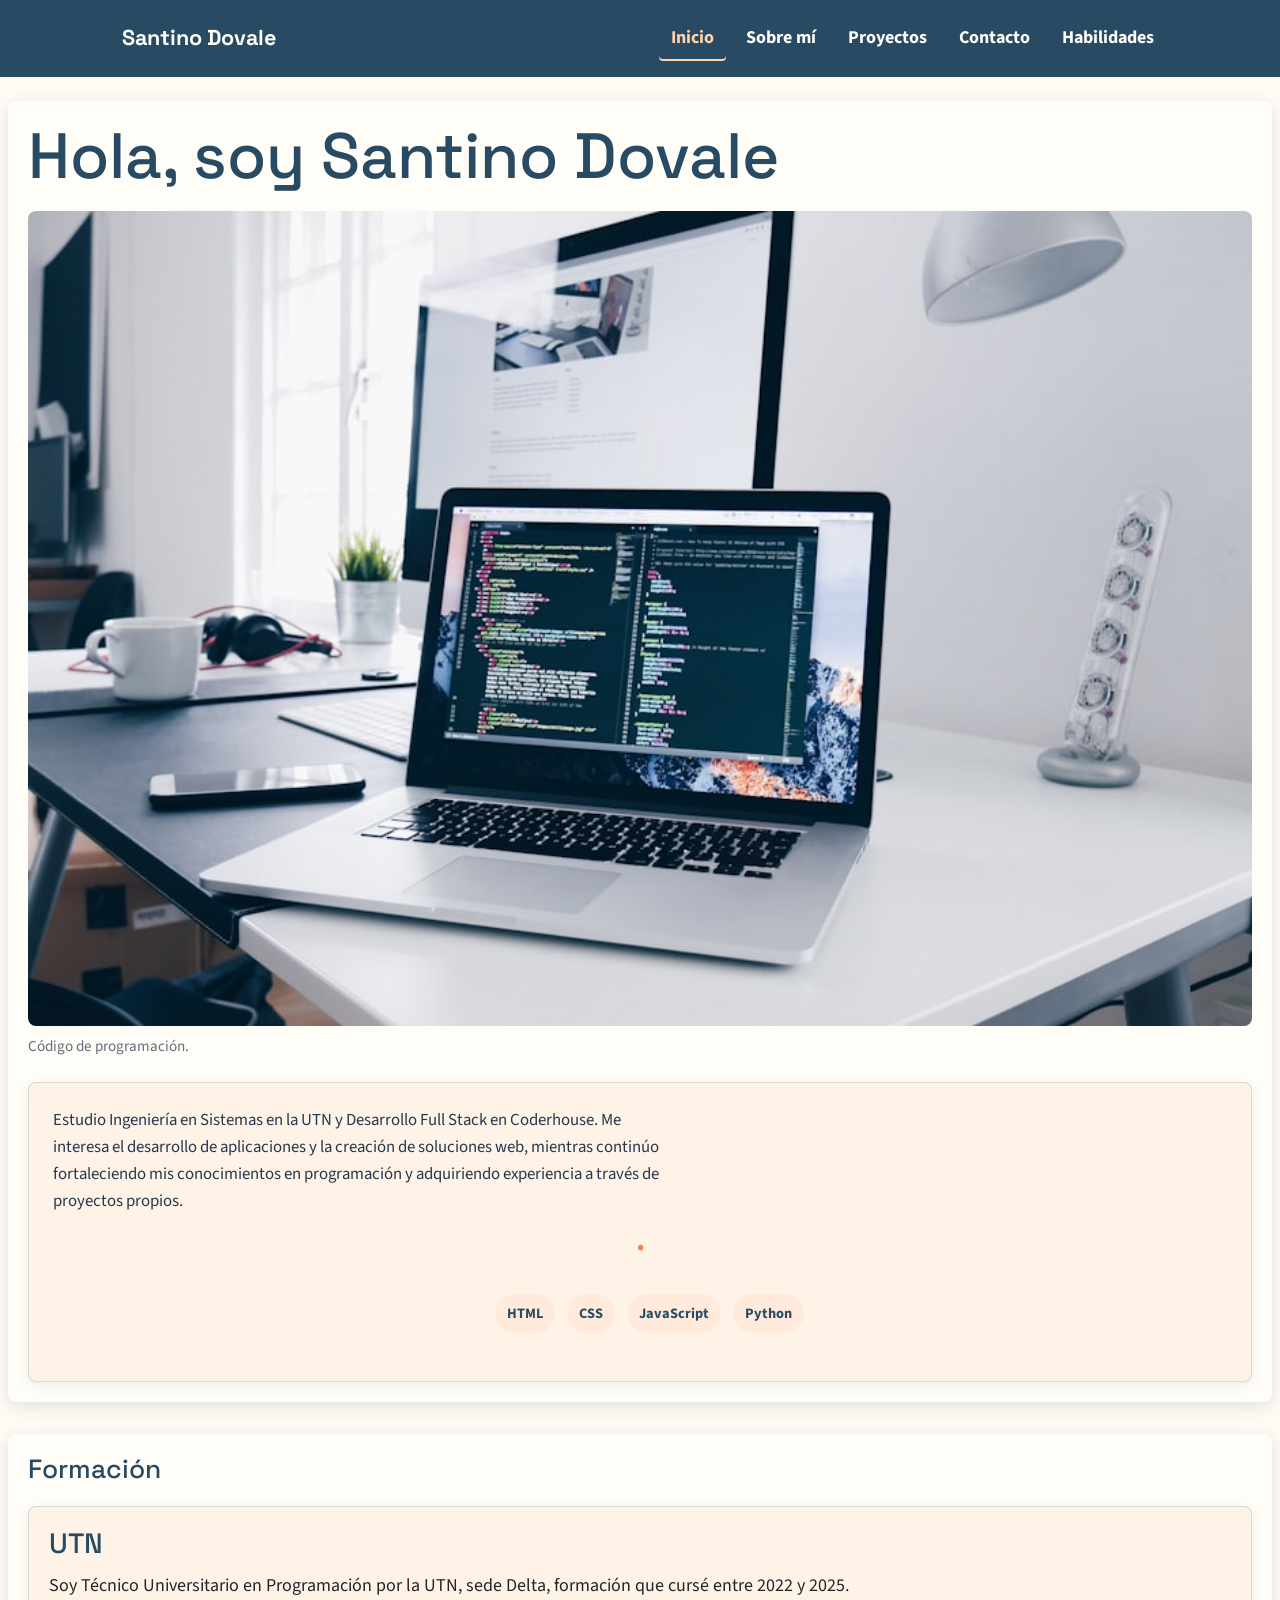
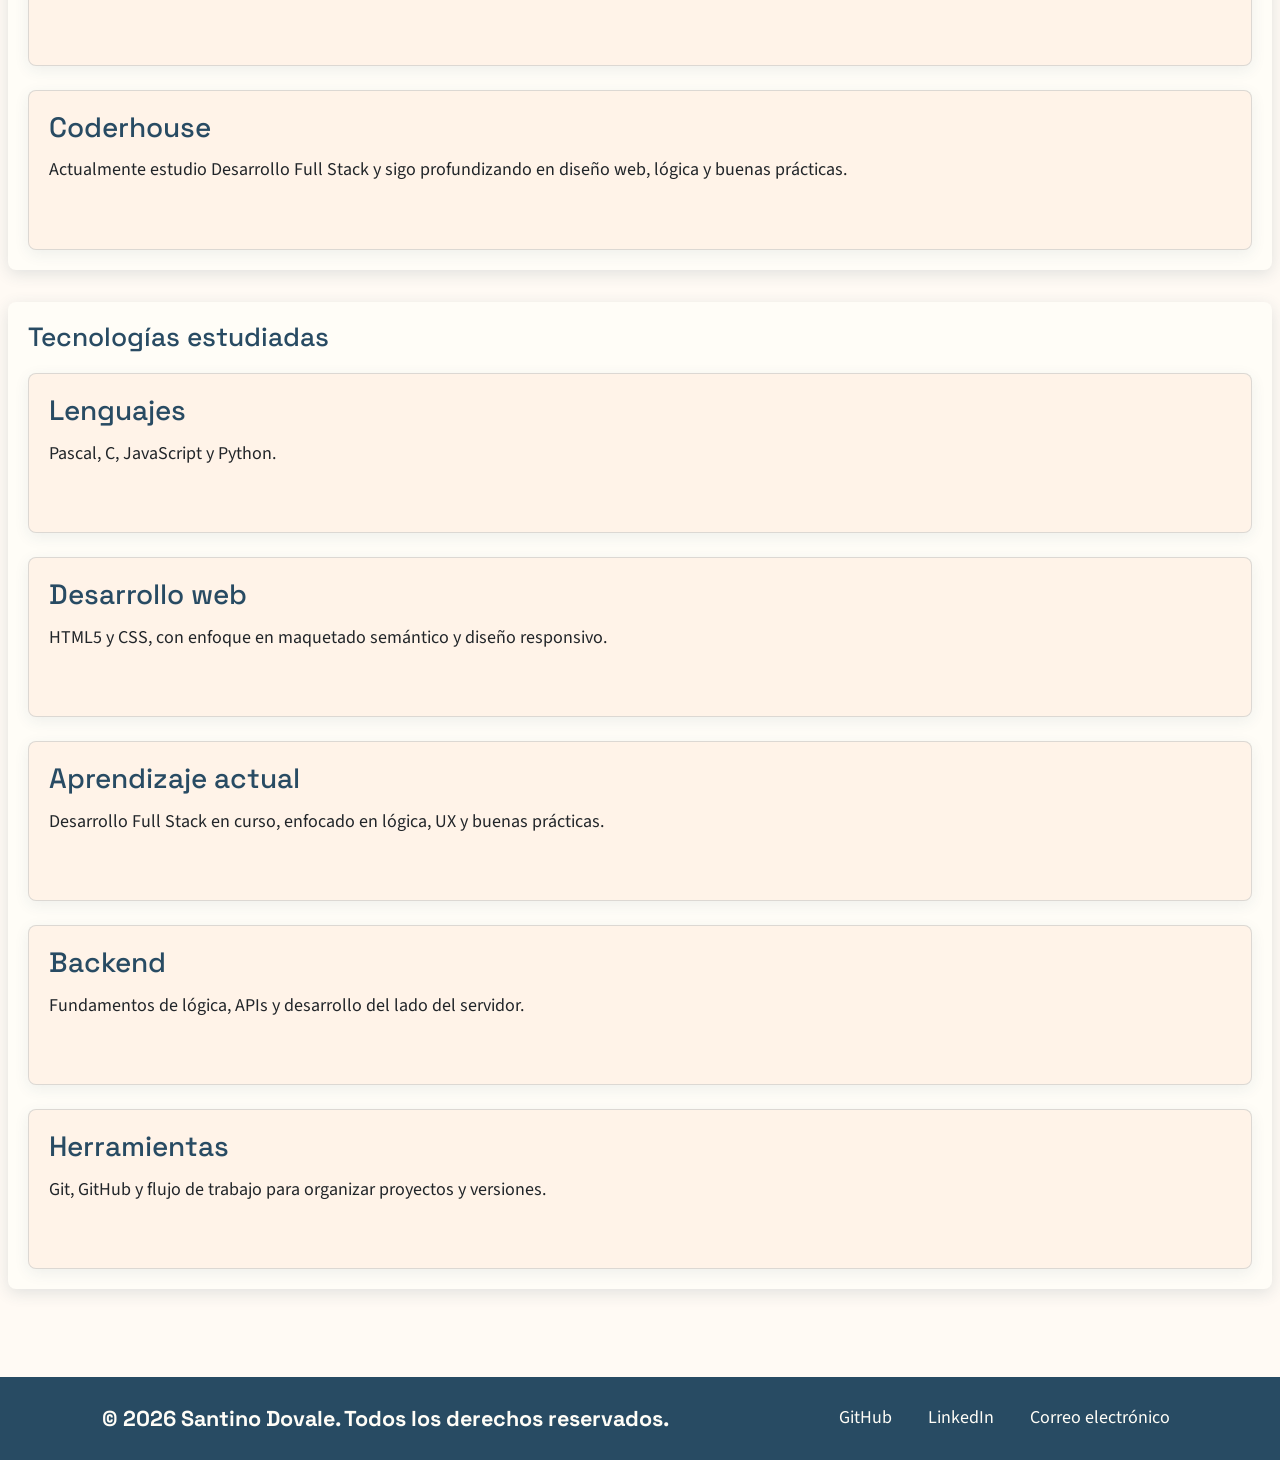
<file: index.html>
<!DOCTYPE html>
<html lang="es">
<head>
  <meta charset="UTF-8">
  <meta name="viewport" content="width=device-width, initial-scale=1.0">
  <meta name="description" content="Portfolio personal de Santino Dovale, estudiante de Ingeniería en Sistemas y desarrollador web Full Stack en formación.">
  <meta name="keywords" content="Santino Dovale, desarrollador web, portfolio personal, Ingeniería en Sistemas, Full Stack, JavaScript, Python">
  <link rel="preconnect" href="https://fonts.googleapis.com">
  <link rel="preconnect" href="https://fonts.gstatic.com" crossorigin>
  <link href="https://fonts.googleapis.com/css2?family=Source+Sans+3:wght@400;500;700&amp;family=Space+Grotesk:wght@500;700&amp;display=swap" rel="stylesheet">
  <link href="https://cdn.jsdelivr.net/npm/bootstrap@5.3.3/dist/css/bootstrap.min.css" rel="stylesheet">
  <link rel="stylesheet" href="https://cdnjs.cloudflare.com/ajax/libs/animate.css/4.1.1/animate.min.css">
  <link rel="stylesheet" href="styles/style.css">
  <title>Santino Dovale | Inicio</title>
</head>
<body class="site-body">
  <header class="site-header">
    <nav class="navbar navbar-expand-xl site-navbar" aria-label="Navegación principal">
      <div class="container-fluid">
        <a class="navbar-brand" href="index.html">Santino Dovale</a>
        <input class="menu-checkbox" type="checkbox" id="main-menu-toggle">
        <label class="navbar-toggler" for="main-menu-toggle" aria-label="Abrir menú"><span class="navbar-toggler-icon"></span></label>
        <div class="collapse navbar-collapse" id="mainNav">
          <ul class="navbar-nav ms-auto">
            <li class="nav-item"><a class="nav-link" href="index.html" aria-current="page">Inicio</a></li>
            <li class="nav-item"><a class="nav-link" href="pages/sobre-mi.html">Sobre mí</a></li>
            <li class="nav-item"><a class="nav-link" href="pages/proyectos.html">Proyectos</a></li>
            <li class="nav-item"><a class="nav-link" href="pages/contacto.html">Contacto</a></li>
            <li class="nav-item"><a class="nav-link" href="pages/servicios.html">Habilidades</a></li>
          </ul>
        </div>
      </div>
    </nav>
  </header>

  <main class="site-main">
    <section class="content-section" aria-labelledby="presentacion">
      <h1 id="presentacion" class="animate__animated animate__fadeInUp">Hola, soy Santino Dovale</h1>
      <div class="intro-layout">
        <figure class="hero-figure">
          <img src="assets/computadora-portatil-codigo.jpg" alt="Computadora portátil abierta con código de programación en pantalla" width="900" height="600">
          <figcaption>Código de programación.</figcaption>
        </figure>
        <div class="intro-copy">
          <p>Estudio Ingeniería en Sistemas en la UTN y Desarrollo Full Stack en Coderhouse. Me interesa el desarrollo de aplicaciones y la creación de soluciones web, mientras continúo fortaleciendo mis conocimientos en programación y adquiriendo experiencia a través de proyectos propios.</p>
          <span class="separator" aria-hidden="true">•</span>
          <ul class="tag-list" aria-label="Tecnologías y estudios">
            <li>HTML</li>
            <li>CSS</li>
            <li>JavaScript</li>
            <li>Python</li>
          </ul>
        </div>
      </div>
    </section>

    <article class="content-article" aria-labelledby="biografia">
      <h2 id="biografia">Formación</h2>
      <div class="info-grid">
        <article class="card info-card">
          <h3>UTN</h3>
          <p>Soy Técnico Universitario en Programación por la UTN, sede Delta, formación que cursé entre 2022 y 2025.</p>
        </article>
        <article class="card info-card">
          <h3>Coderhouse</h3>
          <p>Actualmente estudio Desarrollo Full Stack y sigo profundizando en diseño web, lógica y buenas prácticas.</p>
        </article>
      </div>
    </article>

    <section class="content-section" aria-labelledby="servicios">
      <h2 id="servicios">Tecnologías estudiadas</h2>
      <div class="feature-grid">
        <article class="card feature-card">
          <h3>Lenguajes</h3>
          <p>Pascal, C, JavaScript y Python.</p>
        </article>
        <article class="card feature-card">
          <h3>Desarrollo web</h3>
          <p>HTML5 y CSS, con enfoque en maquetado semántico y diseño responsivo.</p>
        </article>
        <article class="card feature-card">
          <h3>Aprendizaje actual</h3>
          <p>Desarrollo Full Stack en curso, enfocado en lógica, UX y buenas prácticas.</p>
        </article>
        <article class="card feature-card">
          <h3>Backend</h3>
          <p>Fundamentos de lógica, APIs y desarrollo del lado del servidor.</p>
        </article>
        <article class="card feature-card">
          <h3>Herramientas</h3>
          <p>Git, GitHub y flujo de trabajo para organizar proyectos y versiones.</p>
        </article>
      </div>
    </section>
  </main>

  <footer class="site-footer">
    <p>&copy; 2026 Santino Dovale. Todos los derechos reservados.</p>
    <nav class="site-nav" aria-label="Enlaces de contacto">
      <ul>
        <li><a href="https://github.com/santinodovale">GitHub</a></li>
        <li><a href="https://www.linkedin.com/in/santino-dovale-b432112b8/" target="_blank" rel="noopener noreferrer">LinkedIn</a></li>
        <li><a href="mailto:santinodovale@gmail.com">Correo electrónico</a></li>
      </ul>
    </nav>
  </footer>
</body>
</html>
</file>
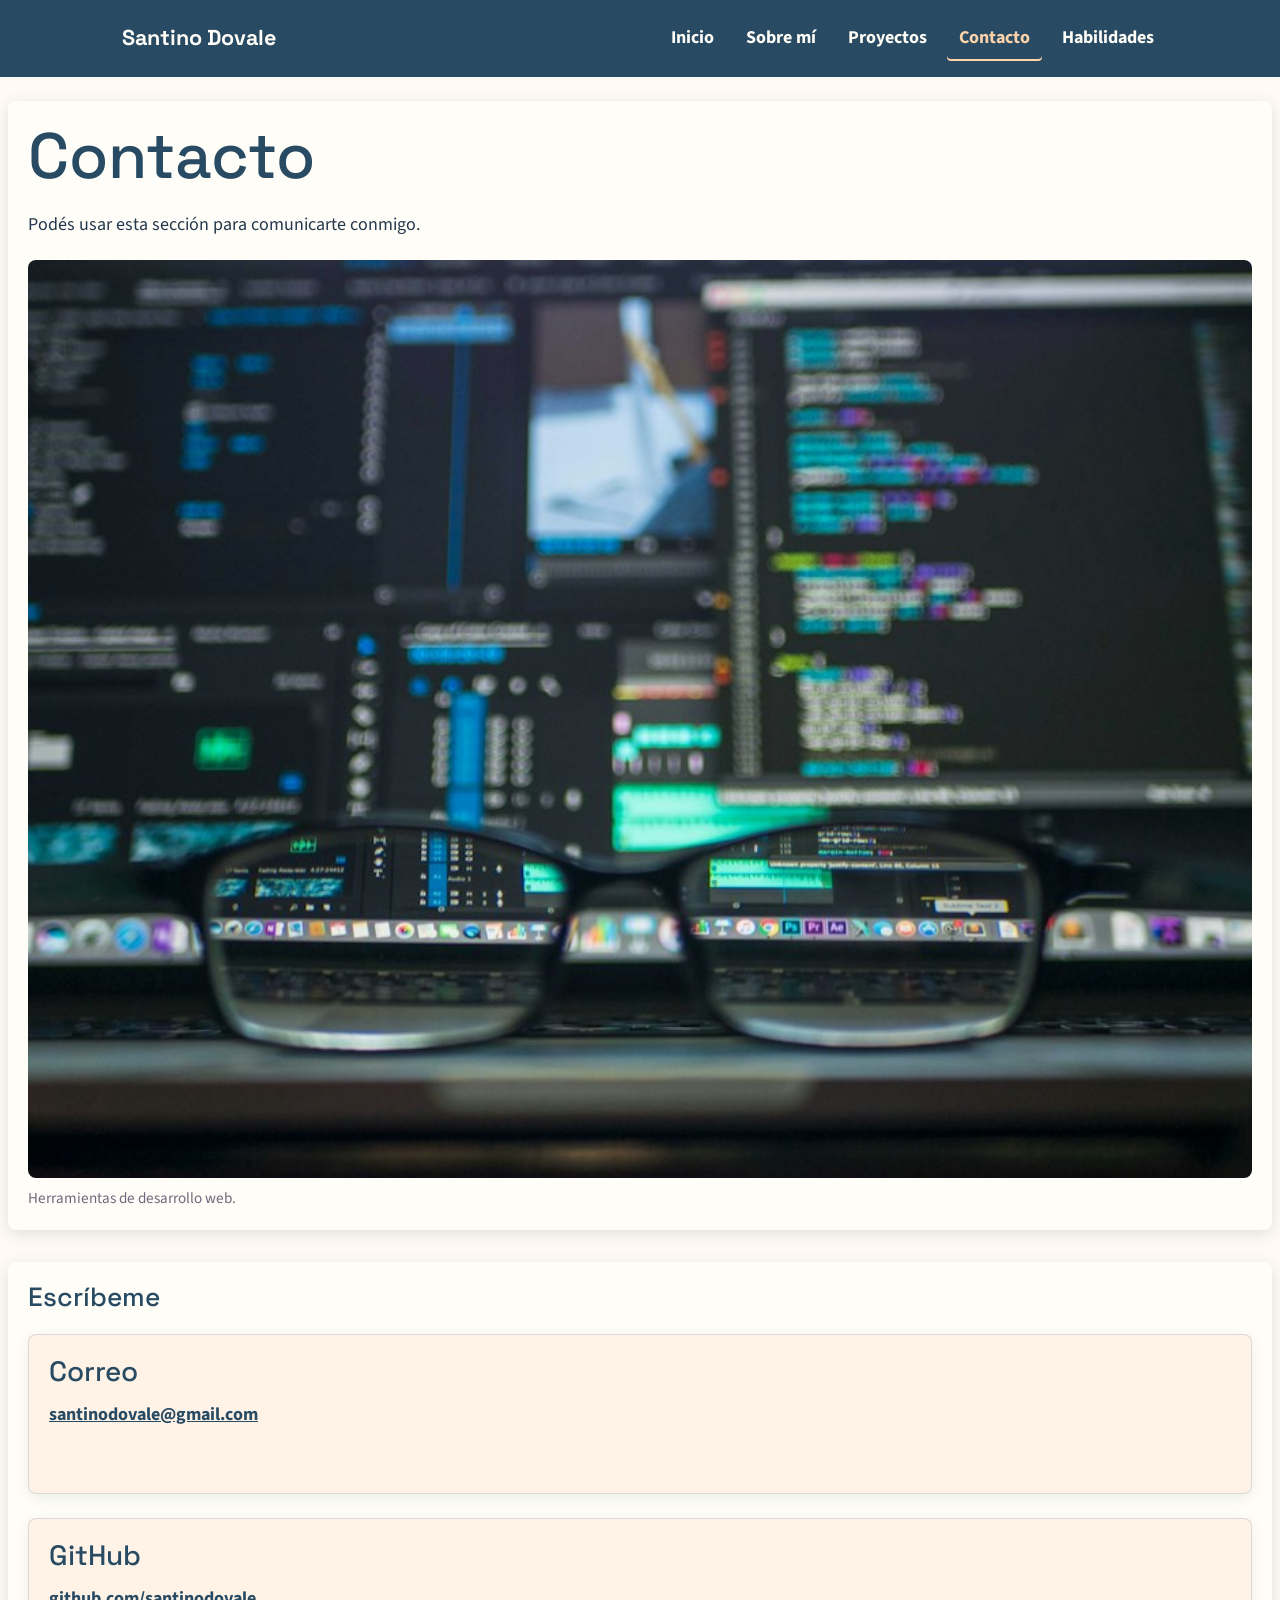
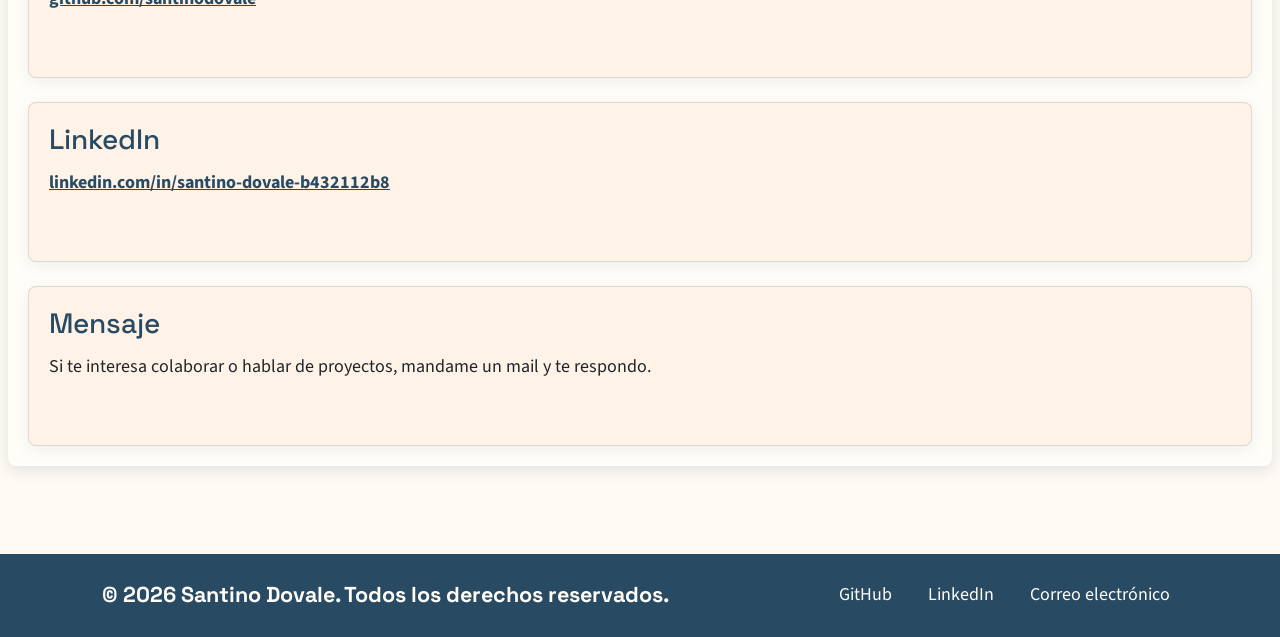
<file: pages/contacto.html>
<!DOCTYPE html>
<html lang="es">
<head>
  <meta charset="UTF-8">
  <meta name="viewport" content="width=device-width, initial-scale=1.0">
  <meta name="description" content="Contactá a Santino Dovale para conversar sobre proyectos de desarrollo web, programación y oportunidades de colaboración.">
  <meta name="keywords" content="contacto desarrollador web, Santino Dovale, colaboración, proyectos de programación, GitHub, LinkedIn">
  <link rel="preconnect" href="https://fonts.googleapis.com">
  <link rel="preconnect" href="https://fonts.gstatic.com" crossorigin>
  <link href="https://fonts.googleapis.com/css2?family=Source+Sans+3:wght@400;500;700&amp;family=Space+Grotesk:wght@500;700&amp;display=swap" rel="stylesheet">
  <link href="https://cdn.jsdelivr.net/npm/bootstrap@5.3.3/dist/css/bootstrap.min.css" rel="stylesheet">
  <link rel="stylesheet" href="https://cdnjs.cloudflare.com/ajax/libs/animate.css/4.1.1/animate.min.css">
  <link rel="stylesheet" href="../styles/style.css">
  <title>Santino Dovale | Contacto</title>
</head>
<body class="site-body">
  <header class="site-header">
    <nav class="navbar navbar-expand-xl site-navbar" aria-label="Navegación principal">
      <div class="container-fluid">
        <a class="navbar-brand" href="../index.html">Santino Dovale</a>
        <input class="menu-checkbox" type="checkbox" id="main-menu-toggle">
        <label class="navbar-toggler" for="main-menu-toggle" aria-label="Abrir menú"><span class="navbar-toggler-icon"></span></label>
        <div class="collapse navbar-collapse" id="mainNav">
          <ul class="navbar-nav ms-auto">
            <li class="nav-item"><a class="nav-link" href="../index.html">Inicio</a></li>
            <li class="nav-item"><a class="nav-link" href="sobre-mi.html">Sobre mí</a></li>
            <li class="nav-item"><a class="nav-link" href="proyectos.html">Proyectos</a></li>
            <li class="nav-item"><a class="nav-link" href="contacto.html" aria-current="page">Contacto</a></li>
            <li class="nav-item"><a class="nav-link" href="servicios.html">Habilidades</a></li>
          </ul>
        </div>
      </div>
    </nav>
  </header>
  <main class="site-main">
    <section class="content-section" aria-labelledby="titulo-contacto">
      <h1 id="titulo-contacto" class="animate__animated animate__fadeInUp">Contacto</h1>
      <p>Podés usar esta sección para comunicarte conmigo.</p>
      <figure>
        <img src="../assets/monitor-herramientas-desarrollo.jpg" alt="Monitor con código fuente y herramientas de desarrollo web" width="900" height="600">
        <figcaption>Herramientas de desarrollo web.</figcaption>
      </figure>
    </section>
    <article class="content-article">
      <h2>Escríbeme</h2>
      <div class="contact-grid">
        <article class="card contact-card">
          <h3>Correo</h3>
          <p><a href="mailto:santinodovale@gmail.com">santinodovale@gmail.com</a></p>
        </article>
        <article class="card contact-card">
          <h3>GitHub</h3>
          <p><a href="https://github.com/santinodovale" target="_blank" rel="noopener noreferrer">github.com/santinodovale</a></p>
        </article>
        <article class="card contact-card">
          <h3>LinkedIn</h3>
          <p><a href="https://www.linkedin.com/in/santino-dovale-b432112b8/" target="_blank" rel="noopener noreferrer">linkedin.com/in/santino-dovale-b432112b8</a></p>
        </article>
        <article class="card contact-card">
          <h3>Mensaje</h3>
          <p>Si te interesa colaborar o hablar de proyectos, mandame un mail y te respondo.</p>
        </article>
      </div>
    </article>
  </main>
  <footer class="site-footer">
    <p>&copy; 2026 Santino Dovale. Todos los derechos reservados.</p>
    <nav class="site-nav" aria-label="Enlaces de contacto"><ul><li><a href="https://github.com/santinodovale" rel="noopener noreferrer">GitHub</a></li><li><a href="https://www.linkedin.com/in/santino-dovale-b432112b8/" target="_blank" rel="noopener noreferrer">LinkedIn</a></li><li><a href="mailto:santinodovale@gmail.com">Correo electrónico</a></li></ul></nav>
  </footer>
</body>
</html>
</file>
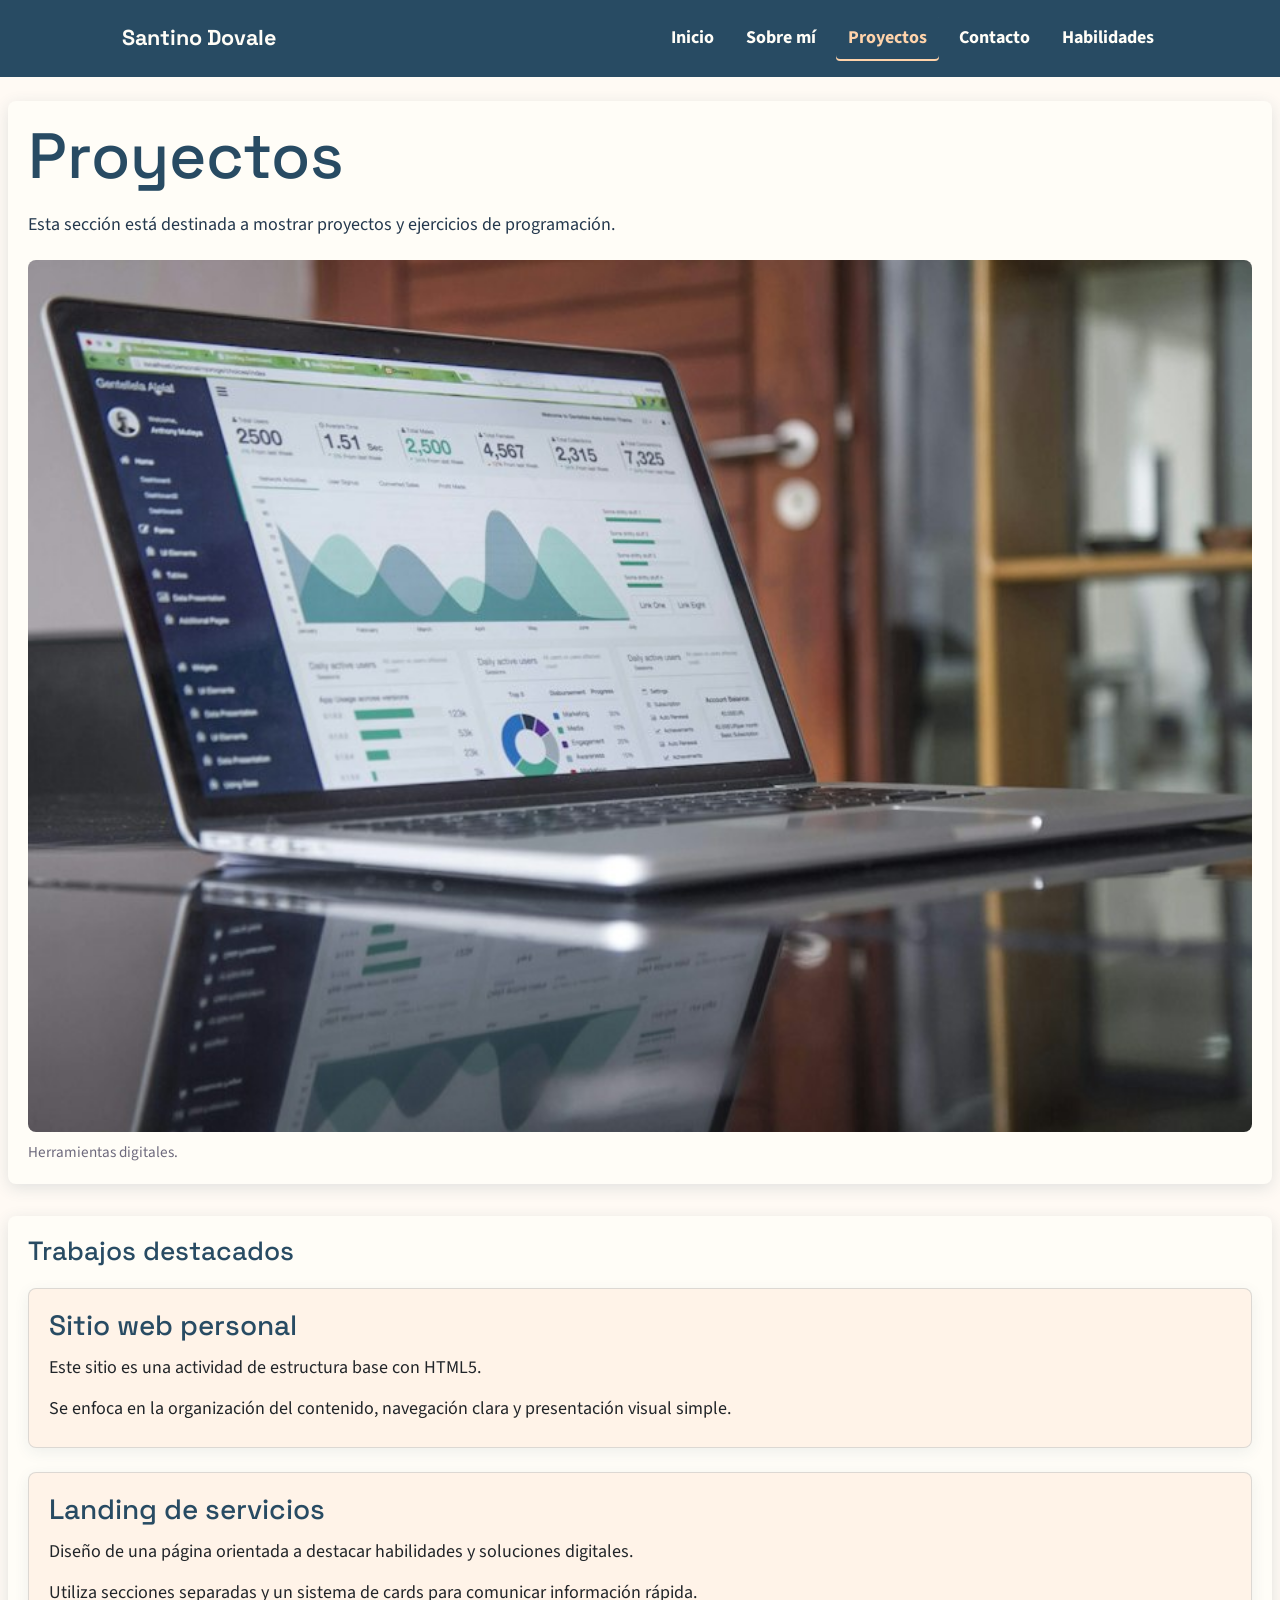
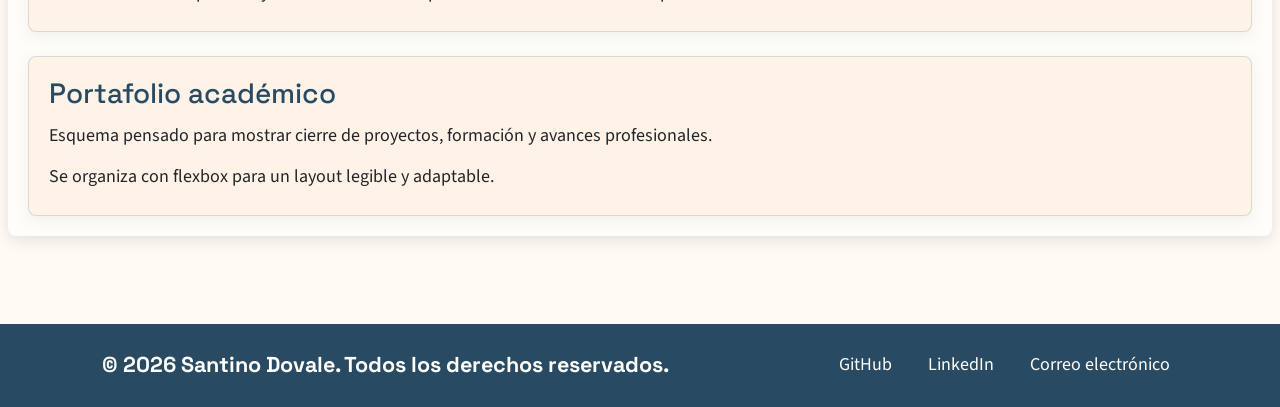
<file: pages/proyectos.html>
<!DOCTYPE html>
<html lang="es">
<head>
  <meta charset="UTF-8">
  <meta name="viewport" content="width=device-width, initial-scale=1.0">
  <meta name="description" content="Conocé los proyectos y ejercicios de desarrollo web de Santino Dovale, con prácticas de HTML5, CSS, Flexbox y diseño responsivo.">
  <meta name="keywords" content="proyectos web, portfolio académico, HTML5, CSS, Flexbox, diseño responsivo, Santino Dovale">
  <link rel="preconnect" href="https://fonts.googleapis.com">
  <link rel="preconnect" href="https://fonts.gstatic.com" crossorigin>
  <link href="https://fonts.googleapis.com/css2?family=Source+Sans+3:wght@400;500;700&amp;family=Space+Grotesk:wght@500;700&amp;display=swap" rel="stylesheet">
  <link href="https://cdn.jsdelivr.net/npm/bootstrap@5.3.3/dist/css/bootstrap.min.css" rel="stylesheet">
  <link rel="stylesheet" href="https://cdnjs.cloudflare.com/ajax/libs/animate.css/4.1.1/animate.min.css">
  <link rel="stylesheet" href="../styles/style.css">
  <title>Santino Dovale | Proyectos</title>
</head>
<body class="site-body">
  <header class="site-header">
    <nav class="navbar navbar-expand-xl site-navbar" aria-label="Navegación principal">
      <div class="container-fluid">
        <a class="navbar-brand" href="../index.html">Santino Dovale</a>
        <input class="menu-checkbox" type="checkbox" id="main-menu-toggle">
        <label class="navbar-toggler" for="main-menu-toggle" aria-label="Abrir menú"><span class="navbar-toggler-icon"></span></label>
        <div class="collapse navbar-collapse" id="mainNav">
          <ul class="navbar-nav ms-auto">
            <li class="nav-item"><a class="nav-link" href="../index.html">Inicio</a></li>
            <li class="nav-item"><a class="nav-link" href="sobre-mi.html">Sobre mí</a></li>
            <li class="nav-item"><a class="nav-link" href="proyectos.html" aria-current="page">Proyectos</a></li>
            <li class="nav-item"><a class="nav-link" href="contacto.html">Contacto</a></li>
            <li class="nav-item"><a class="nav-link" href="servicios.html">Habilidades</a></li>
          </ul>
        </div>
      </div>
    </nav>
  </header>
  <main class="site-main">
    <section class="content-section" aria-labelledby="titulo-proyectos">
      <h1 id="titulo-proyectos" class="animate__animated animate__fadeInUp">Proyectos</h1>
      <p>Esta sección está destinada a mostrar proyectos y ejercicios de programación.</p>
      <figure>
        <img src="../assets/panel-analisis-proyectos.jpg" alt="Panel de análisis con gráficos y métricas en una computadora portátil" width="900" height="600">
        <figcaption>Herramientas digitales.</figcaption>
      </figure>
    </section>

    <section class="content-section" aria-labelledby="portfolio-proyectos">
      <h2 id="portfolio-proyectos">Trabajos destacados</h2>
      <div class="project-grid">
        <article class="card project-card">
          <h3>Sitio web personal</h3>
          <p>Este sitio es una actividad de estructura base con HTML5.</p>
          <p>Se enfoca en la organización del contenido, navegación clara y presentación visual simple.</p>
        </article>
        <article class="card project-card">
          <h3>Landing de servicios</h3>
          <p>Diseño de una página orientada a destacar habilidades y soluciones digitales.</p>
          <p>Utiliza secciones separadas y un sistema de cards para comunicar información rápida.</p>
        </article>
        <article class="card project-card">
          <h3>Portafolio académico</h3>
          <p>Esquema pensado para mostrar cierre de proyectos, formación y avances profesionales.</p>
          <p>Se organiza con flexbox para un layout legible y adaptable.</p>
        </article>
      </div>
    </section>
  </main>
  <footer class="site-footer">
    <p>&copy; 2026 Santino Dovale. Todos los derechos reservados.</p>
    <nav class="site-nav" aria-label="Enlaces de contacto"><ul><li><a href="https://github.com/santinodovale" rel="noopener noreferrer">GitHub</a></li><li><a href="https://www.linkedin.com/in/santino-dovale-b432112b8/" target="_blank" rel="noopener noreferrer">LinkedIn</a></li><li><a href="mailto:santinodovale@gmail.com">Correo electrónico</a></li></ul></nav>
  </footer>
</body>
</html>
</file>
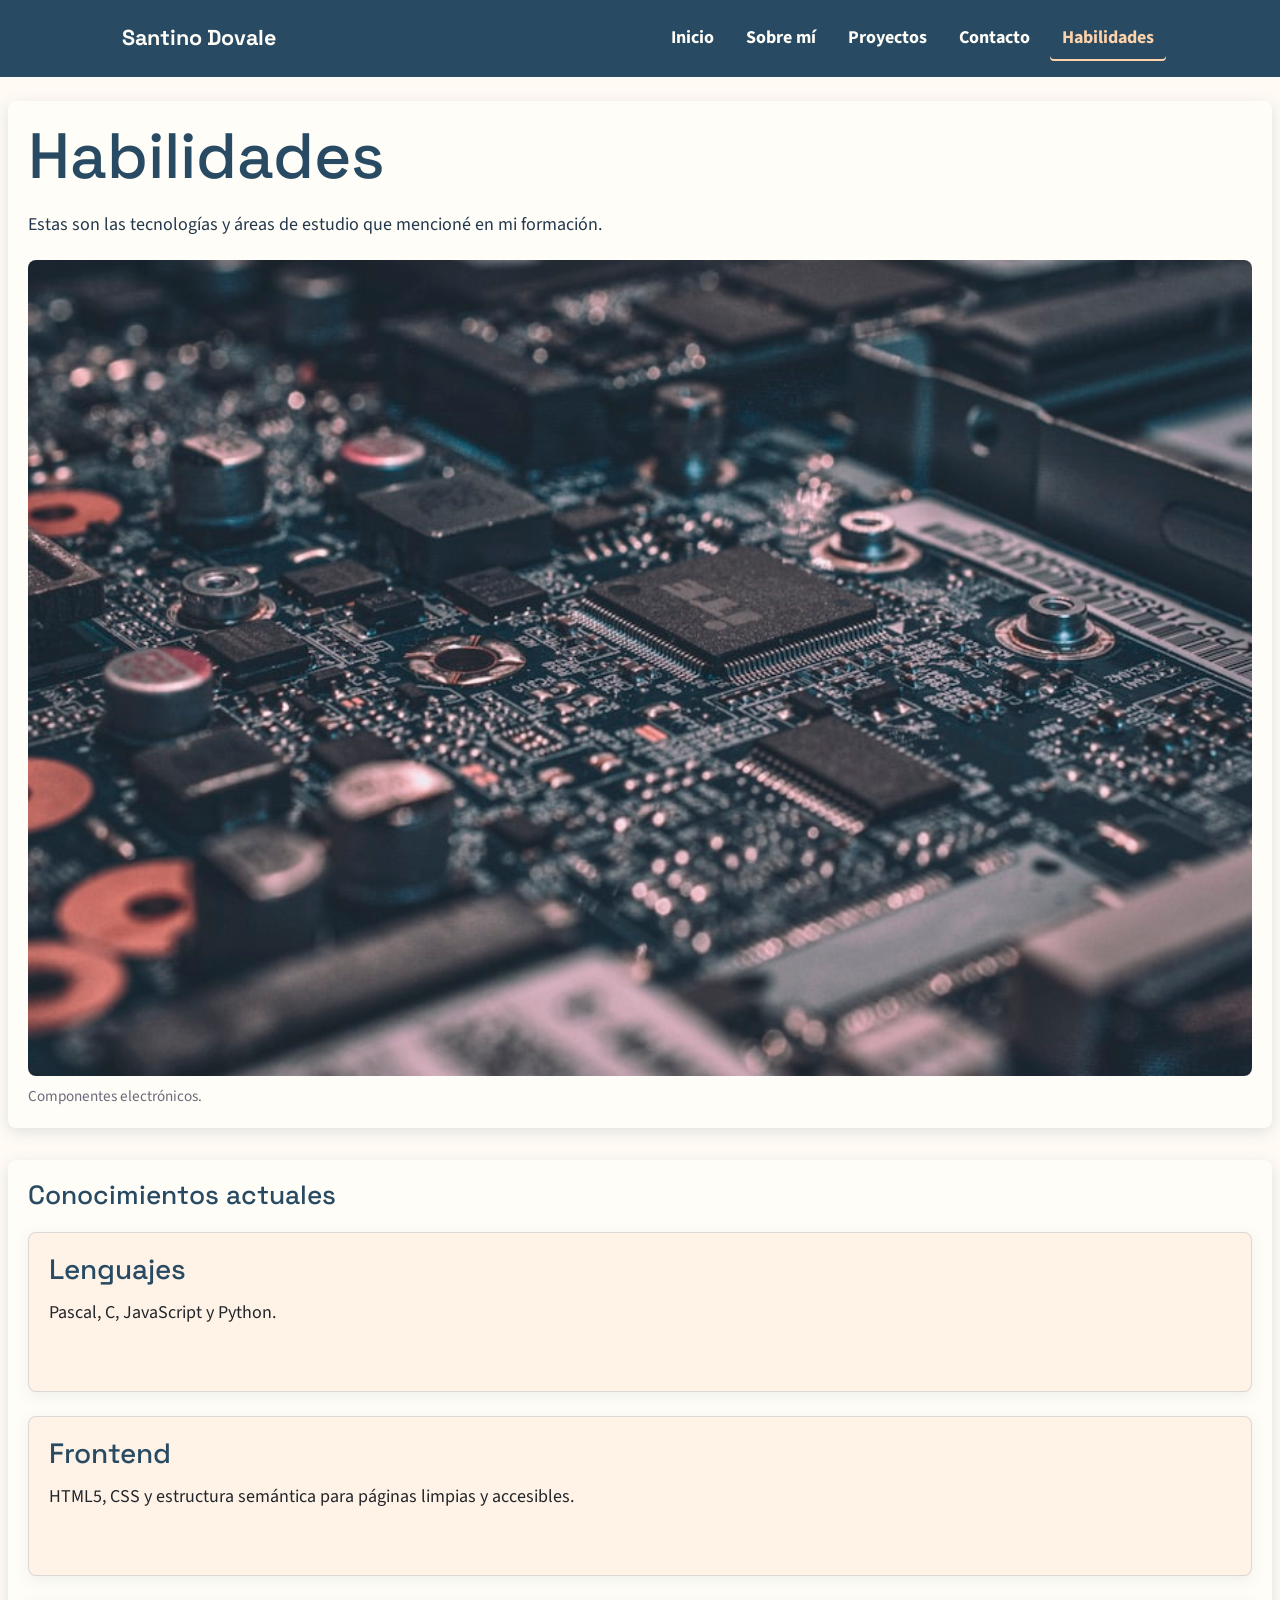
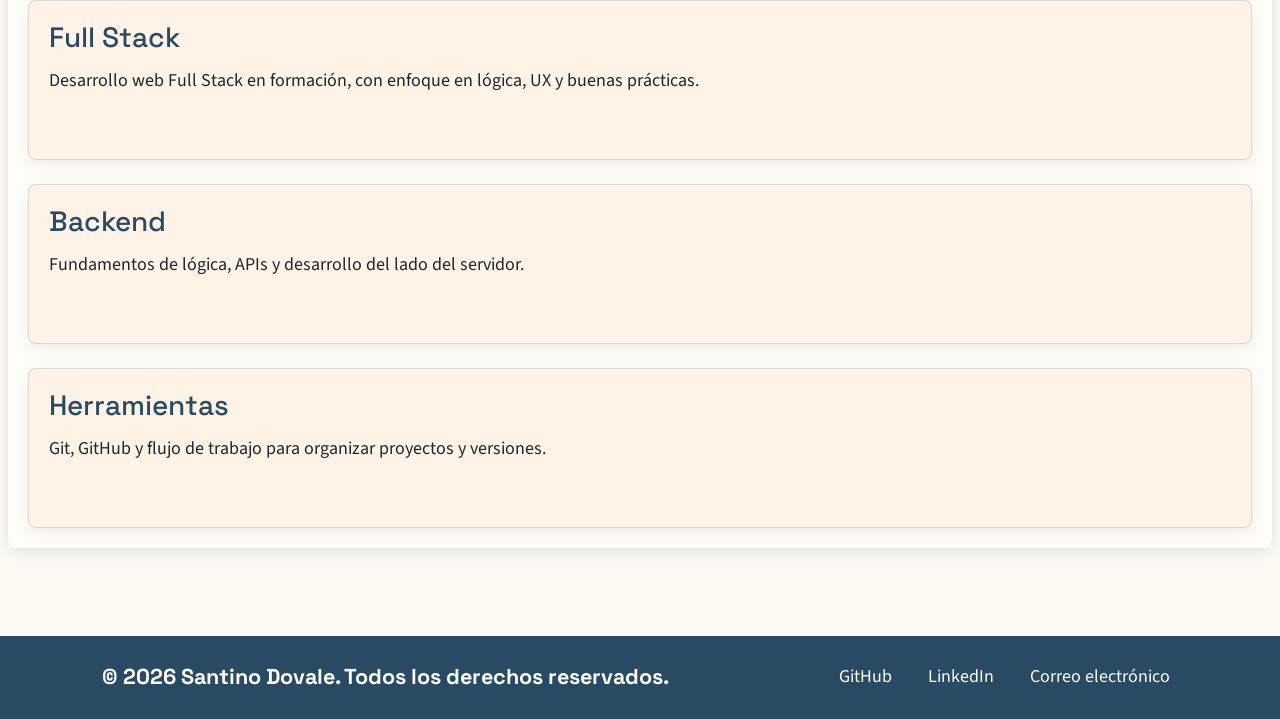
<file: pages/servicios.html>
<!DOCTYPE html>
<html lang="es">
<head>
  <meta charset="UTF-8">
  <meta name="viewport" content="width=device-width, initial-scale=1.0">
  <meta name="description" content="Explorá las habilidades de Santino Dovale en desarrollo web, frontend, backend, programación y herramientas como Git y GitHub.">
  <meta name="keywords" content="habilidades desarrollo web, frontend, backend, Full Stack, JavaScript, Python, Git, GitHub">
  <link rel="preconnect" href="https://fonts.googleapis.com">
  <link rel="preconnect" href="https://fonts.gstatic.com" crossorigin>
  <link href="https://fonts.googleapis.com/css2?family=Source+Sans+3:wght@400;500;700&amp;family=Space+Grotesk:wght@500;700&amp;display=swap" rel="stylesheet">
  <link href="https://cdn.jsdelivr.net/npm/bootstrap@5.3.3/dist/css/bootstrap.min.css" rel="stylesheet">
  <link rel="stylesheet" href="https://cdnjs.cloudflare.com/ajax/libs/animate.css/4.1.1/animate.min.css">
  <link rel="stylesheet" href="../styles/style.css">
  <title>Santino Dovale | Habilidades</title>
</head>
<body class="site-body">
  <header class="site-header">
    <nav class="navbar navbar-expand-xl site-navbar" aria-label="Navegación principal">
      <div class="container-fluid">
        <a class="navbar-brand" href="../index.html">Santino Dovale</a>
        <input class="menu-checkbox" type="checkbox" id="main-menu-toggle">
        <label class="navbar-toggler" for="main-menu-toggle" aria-label="Abrir menú"><span class="navbar-toggler-icon"></span></label>
        <div class="collapse navbar-collapse" id="mainNav">
          <ul class="navbar-nav ms-auto">
            <li class="nav-item"><a class="nav-link" href="../index.html">Inicio</a></li>
            <li class="nav-item"><a class="nav-link" href="sobre-mi.html">Sobre mí</a></li>
            <li class="nav-item"><a class="nav-link" href="proyectos.html">Proyectos</a></li>
            <li class="nav-item"><a class="nav-link" href="contacto.html">Contacto</a></li>
            <li class="nav-item"><a class="nav-link" href="servicios.html" aria-current="page">Habilidades</a></li>
          </ul>
        </div>
      </div>
    </nav>
  </header>
  <main class="site-main">
    <section class="content-section" aria-labelledby="titulo-habilidades">
      <h1 id="titulo-habilidades" class="animate__animated animate__fadeInUp">Habilidades</h1>
      <p>Estas son las tecnologías y áreas de estudio que mencioné en mi formación.</p>
      <figure>
        <img src="../assets/componentes-placa-circuito.jpg" alt="Componentes electrónicos sobre una placa de circuito" width="900" height="600">
        <figcaption>Componentes electrónicos.</figcaption>
      </figure>
    </section>
    <article class="content-article">
      <h2>Conocimientos actuales</h2>
      <div class="info-grid skills-grid">
        <article class="card info-card">
          <h3>Lenguajes</h3>
          <p>Pascal, C, JavaScript y Python.</p>
        </article>
        <article class="card info-card">
          <h3>Frontend</h3>
          <p>HTML5, CSS y estructura semántica para páginas limpias y accesibles.</p>
        </article>
        <article class="card info-card">
          <h3>Full Stack</h3>
          <p>Desarrollo web Full Stack en formación, con enfoque en lógica, UX y buenas prácticas.</p>
        </article>
        <article class="card info-card">
          <h3>Backend</h3>
          <p>Fundamentos de lógica, APIs y desarrollo del lado del servidor.</p>
        </article>
        <article class="card info-card">
          <h3>Herramientas</h3>
          <p>Git, GitHub y flujo de trabajo para organizar proyectos y versiones.</p>
        </article>
      </div>
    </article>
  </main>
  <footer class="site-footer">
    <p>&copy; 2026 Santino Dovale. Todos los derechos reservados.</p>
    <nav class="site-nav" aria-label="Enlaces de contacto"><ul><li><a href="https://github.com/santinodovale" rel="noopener noreferrer">GitHub</a></li><li><a href="https://www.linkedin.com/in/santino-dovale-b432112b8/" target="_blank" rel="noopener noreferrer">LinkedIn</a></li><li><a href="mailto:santinodovale@gmail.com">Correo electrónico</a></li></ul></nav>
  </footer>
</body>
</html>
</file>
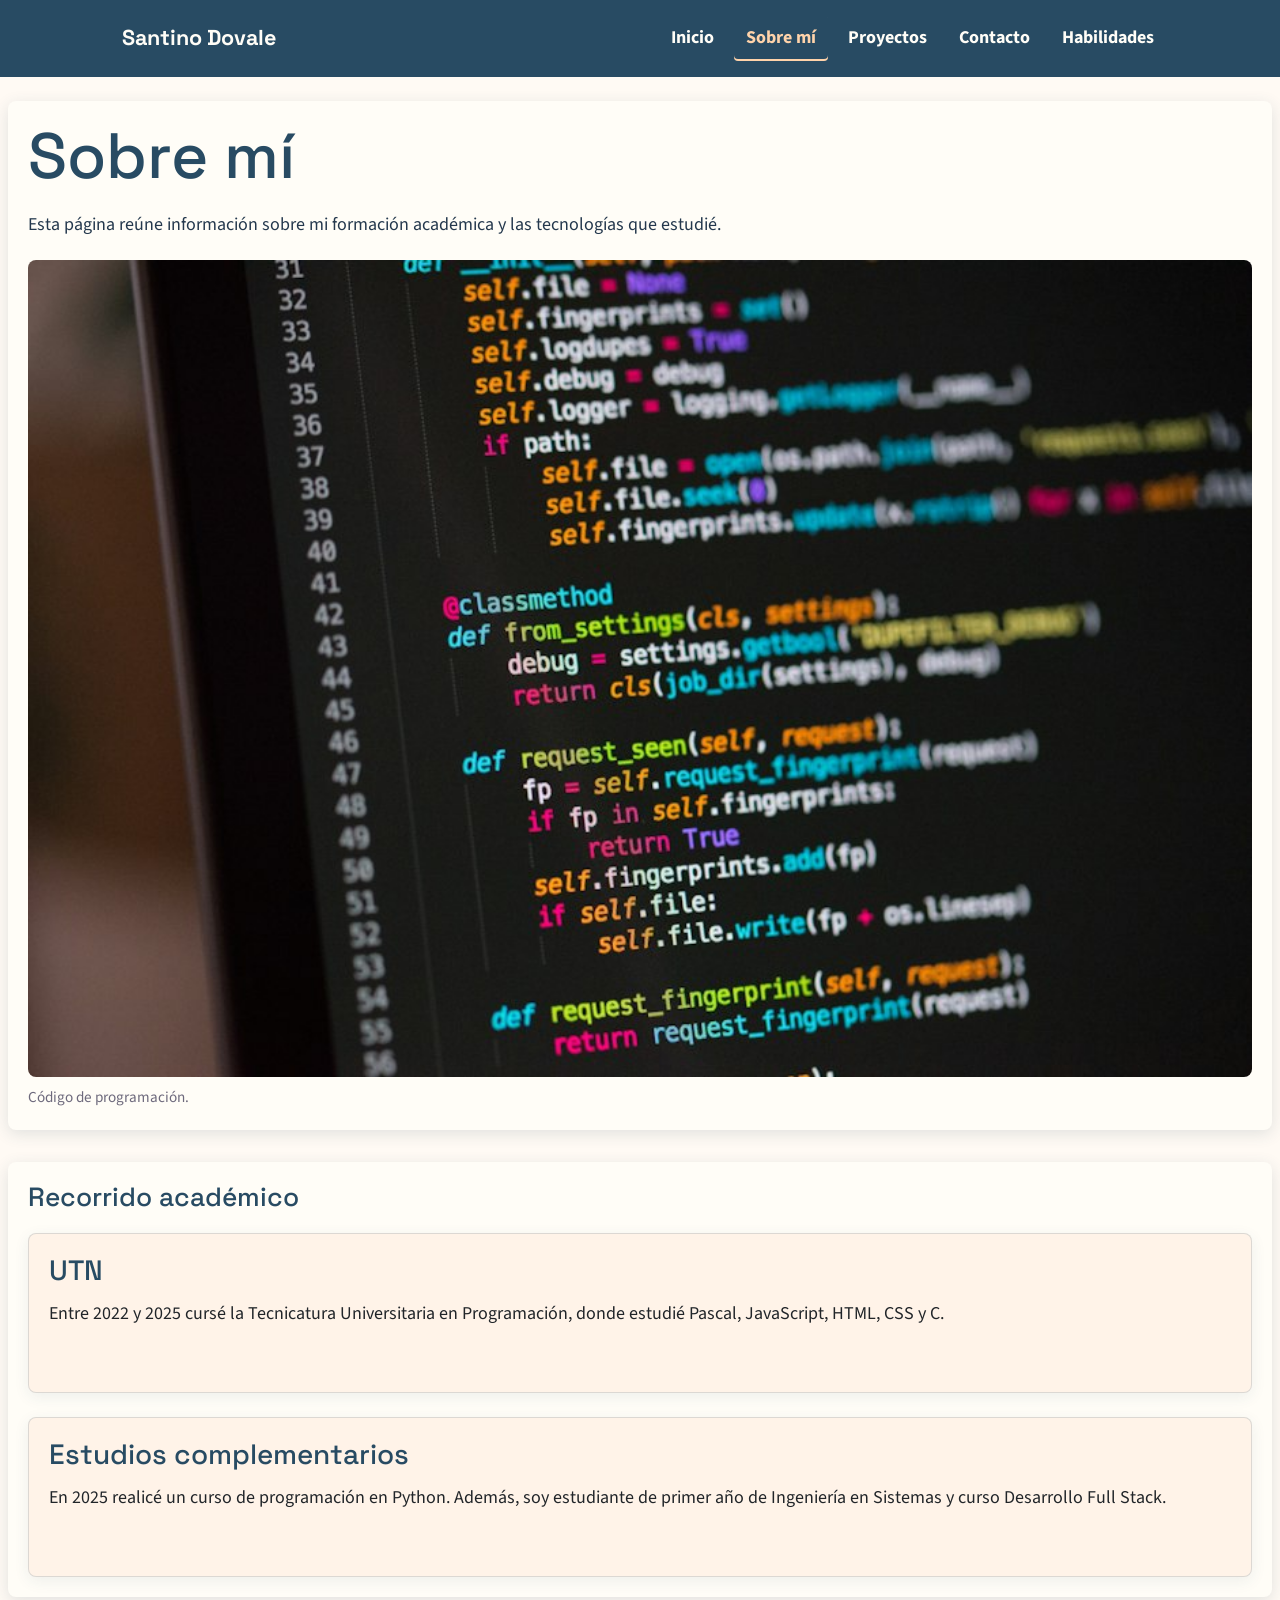
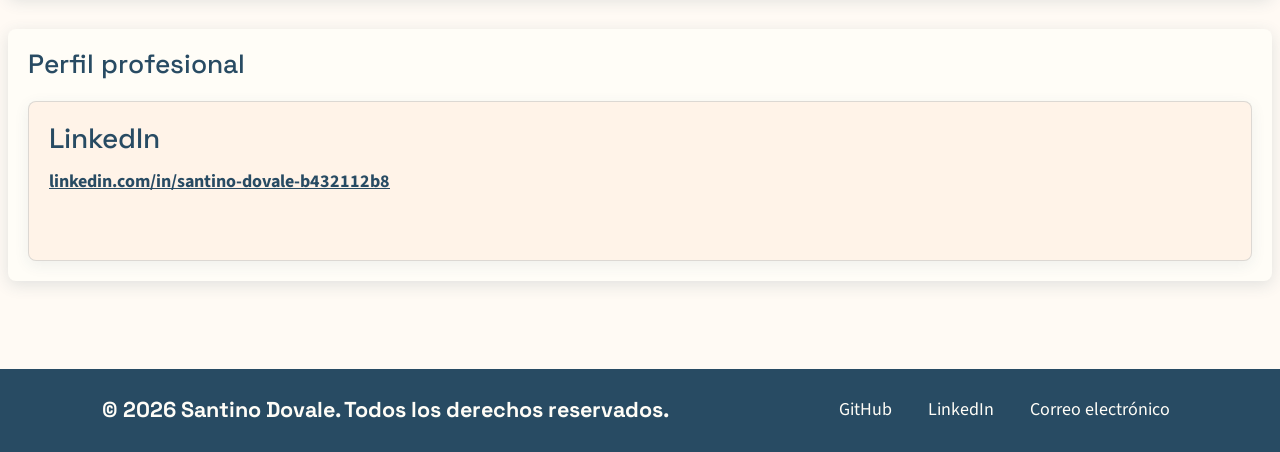
<file: pages/sobre-mi.html>
<!DOCTYPE html>
<html lang="es">
<head>
  <meta charset="UTF-8">
  <meta name="viewport" content="width=device-width, initial-scale=1.0">
  <meta name="description" content="Conocé la formación académica, experiencia de aprendizaje y perfil profesional de Santino Dovale, desarrollador web en formación.">
  <meta name="keywords" content="Santino Dovale, sobre mí, formación en programación, Ingeniería en Sistemas, desarrollo web, Python, JavaScript">
  <link rel="preconnect" href="https://fonts.googleapis.com">
  <link rel="preconnect" href="https://fonts.gstatic.com" crossorigin>
  <link href="https://fonts.googleapis.com/css2?family=Source+Sans+3:wght@400;500;700&amp;family=Space+Grotesk:wght@500;700&amp;display=swap" rel="stylesheet">
  <link href="https://cdn.jsdelivr.net/npm/bootstrap@5.3.3/dist/css/bootstrap.min.css" rel="stylesheet">
  <link rel="stylesheet" href="https://cdnjs.cloudflare.com/ajax/libs/animate.css/4.1.1/animate.min.css">
  <link rel="stylesheet" href="../styles/style.css">
  <title>Santino Dovale | Sobre mí</title>
</head>
<body class="site-body">
  <header class="site-header">
    <nav class="navbar navbar-expand-xl site-navbar" aria-label="Navegación principal">
      <div class="container-fluid">
        <a class="navbar-brand" href="../index.html">Santino Dovale</a>
        <input class="menu-checkbox" type="checkbox" id="main-menu-toggle">
        <label class="navbar-toggler" for="main-menu-toggle" aria-label="Abrir menú"><span class="navbar-toggler-icon"></span></label>
        <div class="collapse navbar-collapse" id="mainNav">
          <ul class="navbar-nav ms-auto">
            <li class="nav-item"><a class="nav-link" href="../index.html">Inicio</a></li>
            <li class="nav-item"><a class="nav-link" href="sobre-mi.html" aria-current="page">Sobre mí</a></li>
            <li class="nav-item"><a class="nav-link" href="proyectos.html">Proyectos</a></li>
            <li class="nav-item"><a class="nav-link" href="contacto.html">Contacto</a></li>
            <li class="nav-item"><a class="nav-link" href="servicios.html">Habilidades</a></li>
          </ul>
        </div>
      </div>
    </nav>
  </header>

  <main class="site-main">
    <section class="content-section" aria-labelledby="titulo-sobre-mi">
      <h1 id="titulo-sobre-mi" class="animate__animated animate__fadeInUp">Sobre mí</h1>
      <p>Esta página reúne información sobre mi formación académica y las tecnologías que estudié.</p>
      <figure>
        <img src="../assets/pantalla-codigo-programacion.jpg" alt="Pantalla con líneas de código de programación en colores" width="900" height="600">
        <figcaption>Código de programación.</figcaption>
      </figure>
    </section>
    <article class="content-article">
      <h2>Recorrido académico</h2>
      <div class="info-grid">
        <article class="card info-card">
          <h3>UTN</h3>
          <p>Entre 2022 y 2025 cursé la Tecnicatura Universitaria en Programación, donde estudié Pascal, JavaScript, HTML, CSS y C.</p>
        </article>
        <article class="card info-card">
          <h3>Estudios complementarios</h3>
          <p>En 2025 realicé un curso de programación en Python. Además, soy estudiante de primer año de Ingeniería en Sistemas y curso Desarrollo Full Stack.</p>
        </article>
      </div>
    </article>
    <article class="content-article">
      <h2>Perfil profesional</h2>
      <div class="info-grid">
        <article class="card info-card">
          <h3>LinkedIn</h3>
          <p><a href="https://www.linkedin.com/in/santino-dovale-b432112b8/" target="_blank" rel="noopener noreferrer">linkedin.com/in/santino-dovale-b432112b8</a></p>
        </article>
      </div>
    </article>
  </main>

  <footer class="site-footer">
    <p>&copy; 2026 Santino Dovale. Todos los derechos reservados.</p>
    <nav class="site-nav" aria-label="Enlaces de contacto"><ul><li><a href="https://github.com/santinodovale" rel="noopener noreferrer">GitHub</a></li><li><a href="https://www.linkedin.com/in/santino-dovale-b432112b8/" target="_blank" rel="noopener noreferrer">LinkedIn</a></li><li><a href="mailto:santinodovale@gmail.com">Correo electrónico</a></li></ul></nav>
  </footer>
</body>
</html>
</file>
<file: styles/style.css>
.site-body {
  color: #24384d;
  font-family: "Source Sans 3", Arial, sans-serif;
  font-size: 18px;
  line-height: 1.6;
}

.site-main h1,
.site-main h2,
.site-main h3 {
  margin: 0;
  color: #284b63;
  font-family: "Space Grotesk", Arial, sans-serif;
}

.site-main h1 {
  font-size: clamp(2.25rem, 6vw, 4rem);
  line-height: 1.1;
}

.site-main h2 {
  font-size: 1.65rem;
}

* {
  margin: 0;
  padding: 0;
  box-sizing: border-box;
}

.site-body {
  background-color: #fffaf4;
  color: #24384d;
  transition: background-color 0.3s ease, color 0.3s ease;
}

.site-main {
  width: min(100% - 1rem, 1900px);
  margin: 0 auto;
  padding: 1.5rem 0;
}

.site-main p {
  margin-bottom: 0;
}

.site-main ul,
.site-main ol {
  padding-left: 1.2rem;
}

.site-main li::marker {
  color: #ff7b54;
}

.site-main a {
  color: #284b63;
  font-weight: 700;
  transition: color 0.2s ease, transform 0.2s ease;
}

.site-main a:focus {
  outline: 2px solid #ff7b54;
  outline-offset: 0.2rem;
}

.site-main a:active {
  color: #ff7b54;
  transform: scale(0.96);
}

.hero-figure {
  width: 100%;
}

.site-main figure {
  margin: 0;
}

.site-main img {
  display: block;
  width: 100%;
  height: 37.8rem;
  object-fit: cover;
  border-radius: 0.5rem;
}

.site-main figure img {
  transition: transform 0.2s ease, filter 0.2s ease, box-shadow 0.2s ease;
}

.site-main figure:hover img {
  transform: scale(1.035);
  filter: saturate(1.08);
  box-shadow: 0 0.8rem 1.8rem rgba(255, 123, 84, 0.22);
}

.site-main figcaption {
  margin-top: 0.5rem;
  color: #6d697c;
  font-size: 0.95rem;
}

.site-header {
  display: flex;
  flex-direction: column;
  align-items: flex-start;
  padding: 0;
  background-color: #284b63;
  color: #fffdf7;
}

.site-navbar {
  width: 100%;
  padding: 1rem 8%;
}

.site-navbar .navbar-brand {
  color: #fffdf7;
  font-family: "Space Grotesk", Arial, sans-serif;
  font-size: 1.35rem;
  font-weight: 700;
}

.site-navbar .navbar-toggler {
  display: none;
  align-items: center;
  justify-content: center;
  width: 3.25rem;
  height: 3rem;
  padding: 0;
  border: none;
}

.site-navbar .navbar-toggler-icon {
  width: 1.75rem;
  height: 1.75rem;
  filter: brightness(0) invert(1);
}

.site-navbar .navbar-toggler:focus {
  box-shadow: 0 0 0 0.2rem #ff7b54;
}

.site-header p {
  margin: 0;
  font-family: "Space Grotesk", Arial, sans-serif;
  font-size: 1.35rem;
  font-weight: 700;
  line-height: 1.2;
}

.site-header a {
  display: inline-block;
  padding: 0.2rem 0.5rem;
  border-radius: 0.25rem;
  color: #fffdf7;
  text-decoration: none;
  transition: color 0.2s ease, transform 0.2s ease;
}

.site-header a:hover,
.site-header a:focus-visible {
  color: #ff7b54;
  background-color: rgba(255, 123, 84, 0.2);
  transform: translateY(-0.15rem);
}

.site-header a:focus {
  outline: 2px solid #ff7b54;
  outline-offset: 0.2rem;
}

.site-header a:active {
  color: #ffd3aa;
  transform: scale(0.96);
}

@media (min-width: 1200px) {
  .site-header {
    flex-direction: row;
    align-items: center;
    justify-content: space-between;
  }

  .site-navbar .navbar-toggler {
    display: none;
  }
}

@media (max-width: 1199px) {
  .site-navbar .navbar-toggler {
    display: flex;
  }
}
.site-footer {
  display: flex;
  flex-direction: column;
  align-items: flex-start;
  gap: 1.5rem;
  margin-top: 2rem;
  padding: 1.5rem 8%;
  background-color: #284b63;
  color: #fffdf7;
}

.site-footer p {
  margin: 0;
  font-family: "Space Grotesk", Arial, sans-serif;
  font-size: 1.35rem;
  font-weight: 700;
}

.site-footer a {
  display: inline-block;
  padding: 0.2rem 0.5rem;
  border-radius: 0.25rem;
  color: #fffdf7;
  text-decoration: none;
  transition: color 0.2s ease, transform 0.2s ease;
}

.site-footer a:hover,
.site-footer a:focus-visible {
  color: #ff7b54;
  background-color: rgba(255, 123, 84, 0.2);
  transform: translateY(-0.15rem);
}

.site-footer a:focus {
  outline: 2px solid #ff7b54;
  outline-offset: 0.2rem;
}

.site-footer a:active {
  color: #ffd3aa;
  transform: scale(0.96);
}

@media (min-width: 1200px) {
  .site-footer {
    flex-direction: row;
    align-items: center;
    justify-content: space-between;
  }
}
.site-nav ul,
.site-footer nav ul {
  display: flex;
  flex-wrap: wrap;
  align-items: center;
  gap: 0.75rem 1.25rem;
  margin: 0;
  padding: 0;
  list-style: none;
}

.site-navbar .menu-checkbox {
  position: absolute;
  opacity: 0;
  pointer-events: none;
}
.site-navbar .navbar-toggler {
  border: none;
  cursor: pointer;
}
.site-navbar .navbar-collapse {
  transition: max-height 0.2s ease, opacity 0.2s ease;
}
.site-navbar .navbar-nav {
  gap: 0.5rem;
}
.site-navbar .navbar-nav .nav-link {
  padding: 0.5rem 0.75rem;
  border-radius: 0.25rem;
  color: #fffdf7;
  font-weight: 700;
  transition: color 0.2s ease, background-color 0.2s ease, transform 0.2s ease;
}
.site-navbar .navbar-nav .nav-link:hover, .site-navbar .navbar-nav .nav-link:focus-visible {
  color: #ff7b54;
  background-color: rgba(255, 123, 84, 0.2);
  transform: translateY(-0.15rem);
}
.site-navbar .navbar-nav .nav-link[aria-current=page] {
  color: #ffd3aa;
  box-shadow: inset 0 -2px 0 #ffd3aa;
}

@media (max-width: 1199px) {
  .site-navbar .navbar-nav {
    width: auto;
    align-items: flex-start;
  }
  .site-navbar .navbar-nav .nav-item {
    width: auto;
  }
  .site-navbar .navbar-nav .nav-link {
    width: fit-content;
    padding-left: 1rem;
    padding-right: 1rem;
  }
  .site-navbar .menu-checkbox:checked ~ .navbar-collapse {
    display: block;
    max-height: 20rem;
    opacity: 1;
    padding-top: 1rem;
  }
}
.site-header .site-nav a[aria-current=page] {
  color: #ffd3aa;
  box-shadow: inset 0 -2px 0 #ffd3aa;
}

.site-header .site-nav a[aria-current=page]:hover,
.site-header .site-nav a[aria-current=page]:focus-visible {
  color: #fffdf7;
  box-shadow: inset 0 -2px 0 #fffdf7;
}

.menu-checkbox {
  position: absolute;
  opacity: 0;
  pointer-events: none;
}

.menu-toggle {
  display: none;
  align-items: center;
  justify-content: center;
  width: 3rem;
  height: 2.5rem;
  padding: 0;
  color: #fffdf7;
  font-size: 1.5rem;
  line-height: 1;
  border: none;
  border-radius: 0.375rem;
  cursor: pointer;
}

@media (max-width: 1199px) {
  .menu-toggle {
    display: flex;
    align-self: center;
    flex: 0 0 auto;
    font-size: 1.75rem;
    min-width: 3rem;
    height: 2.5rem;
    align-items: center;
    justify-content: center;
    line-height: 1;
  }
  .site-header {
    flex-direction: row;
    flex-wrap: wrap;
    align-items: center;
    justify-content: space-between;
    min-height: 4.2rem;
  }
  .site-header > p {
    flex: 1 1 auto;
    display: flex;
    align-items: center;
    justify-content: flex-start;
    min-height: 2.5rem;
    margin: 0;
    line-height: 2.5rem;
  }
  .site-header .site-nav {
    display: block;
    width: 100%;
    flex-basis: 100%;
    max-height: 0;
    overflow: hidden;
    padding-top: 0;
    opacity: 0;
    transform: translateY(-0.75rem);
    transition: max-height 420ms ease, padding-top 280ms ease, opacity 280ms ease, transform 280ms ease;
  }
  .site-header .menu-checkbox:checked ~ .site-nav {
    max-height: 21rem;
    padding-top: 1rem;
    opacity: 1;
    transform: translateY(0);
  }
  .site-header .site-nav ul {
    flex-direction: column;
    align-items: flex-start;
    gap: 0.5rem;
  }
  .site-header .site-nav ul li {
    width: 100%;
  }
  .site-header .site-nav a {
    transition: color 0.2s ease, background-color 0.2s ease, transform 0.2s ease;
  }
}
.menu-toggle {
  background-color: transparent;
  cursor: pointer;
}

.menu-toggle:focus-visible {
  outline: 2px solid #ff7b54;
  outline-offset: 0.2rem;
}

.intro-copy,
.feature-card,
.project-card,
.info-card,
.contact-card {
  flex: 1 1 auto;
  width: 100%;
  max-width: 100%;
  padding: 1.25rem;
  background-color: #fff3e8;
  border: 1px solid rgba(40, 75, 99, 0.16);
  border-radius: 0.5rem;
  box-shadow: 0 0.25rem 0.9rem rgba(40, 75, 99, 0.08);
}

.feature-card,
.project-card,
.info-card,
.contact-card {
  display: flex;
  flex-direction: column;
  gap: 0.75rem;
}

.content-section,
.content-article {
  display: flex;
  flex-direction: column;
  gap: 1.25rem;
  margin-bottom: 2rem;
  padding: 1.75rem;
  background-color: #fffdf7;
  border-radius: 0.5rem;
  box-shadow: 0 0.25rem 1rem rgba(40, 75, 99, 0.14);
}

.intro-layout,
.feature-grid,
.project-grid,
.info-grid,
.contact-grid {
  display: flex;
  flex-direction: column;
  gap: 1.5rem;
  align-items: stretch;
}

.intro-copy {
  display: flex;
  flex-direction: column;
  justify-content: center;
  width: 100%;
  padding: 1.5rem;
  font-size: 1.2rem;
}

.intro-copy p {
  max-width: 38rem;
  font-size: clamp(1.05rem, 1.2vw, 1.4rem);
  text-align: center;
}

.intro-copy .tag-list {
  margin-top: 0.2rem;
}

.intro-copy .separator {
  display: block;
  margin: 1.25rem auto 1.5rem;
  color: #ff7b54;
  font-size: 1.5rem;
  line-height: 1;
}

.feature-card,
.project-card,
.info-card,
.contact-card {
  transition: transform 0.2s ease, background-color 0.2s ease, box-shadow 0.2s ease;
}

.feature-card:active,
.project-card:active,
.info-card:active,
.contact-card:active {
  transform: scale(0.98);
  background-color: #ffe9d8;
}

.tag-list {
  display: flex;
  flex-wrap: wrap;
  justify-content: center;
  align-items: center;
  gap: 0.75rem;
  margin-top: 1.25rem;
  list-style: none;
}

.tag-list li {
  margin: 0.5rem 0;
  padding: 0.5rem 0.75rem;
  border-radius: 999px;
  background-color: #ffeadc;
  color: #284b63;
  font-size: clamp(0.9rem, 0.8vw, 1.1rem);
  font-weight: 700;
  transition: transform 0.2s ease, background-color 0.2s ease, box-shadow 0.2s ease;
}

.tag-list li:hover {
  background-color: #ffc7a4;
  transform: scale(1.08);
  box-shadow: 0 0.2rem 0.5rem rgba(255, 123, 84, 0.22);
}

.site-main .content-section img,
.site-main .content-article img,
.site-main .site-main img {
  animation: softenImage 680ms ease-out both;
}

@keyframes softenImage {
  from {
    opacity: 0.72;
    transform: scale(0.985);
  }
  to {
    opacity: 1;
    transform: scale(1);
  }
}
@media (max-width: 1399px) {
  .content-section,
  .content-article {
    padding: 1.25rem;
  }
  .site-main img {
    height: auto;
    min-height: 14rem;
  }
  .intro-copy p {
    text-align: left;
  }
  .feature-grid,
  .project-grid,
  .info-grid,
  .contact-grid {
    align-content: center;
  }
  .feature-card,
  .project-card,
  .info-card,
  .contact-card {
    min-height: 10rem;
  }
}
@media (min-width: 1400px) {
  .content-section,
  .content-article {
    padding: 1.75rem;
  }
  .intro-layout {
    display: grid;
    grid-template-columns: 2fr 1fr;
  }
  .feature-grid,
  .project-grid,
  .info-grid,
  .contact-grid {
    display: grid;
    grid-template-columns: repeat(3, minmax(0, 1fr));
    gap: 3rem;
  }
  .feature-grid,
  .skills-grid {
    grid-template-columns: repeat(5, minmax(0, 1fr));
    gap: 1.5rem;
  }
  .feature-card,
  .project-card,
  .info-card,
  .contact-card {
    height: auto;
    min-height: 180px;
    width: 100%;
    justify-self: center;
    aspect-ratio: auto;
    font-size: 1.1rem;
    transition: transform 0.25s ease, box-shadow 0.25s ease, background-color 0.25s ease;
  }
  .project-card {
    width: 100%;
    aspect-ratio: auto;
  }
  .contact-grid .contact-card {
    width: 100%;
    min-height: 9rem;
    aspect-ratio: auto;
  }
  .info-card {
    aspect-ratio: auto;
  }
  .feature-card:hover,
  .feature-card:focus-within,
  .project-card:hover,
  .project-card:focus-within,
  .info-card:hover,
  .info-card:focus-within,
  .contact-card:hover,
  .contact-card:focus-within {
    position: relative;
    z-index: 1;
    transform: scale(1.2);
    background-color: #ffe9d8;
    box-shadow: 0 0.5rem 1.25rem rgba(255, 123, 84, 0.22);
    border-color: #ff7b54;
  }
}
</file>
